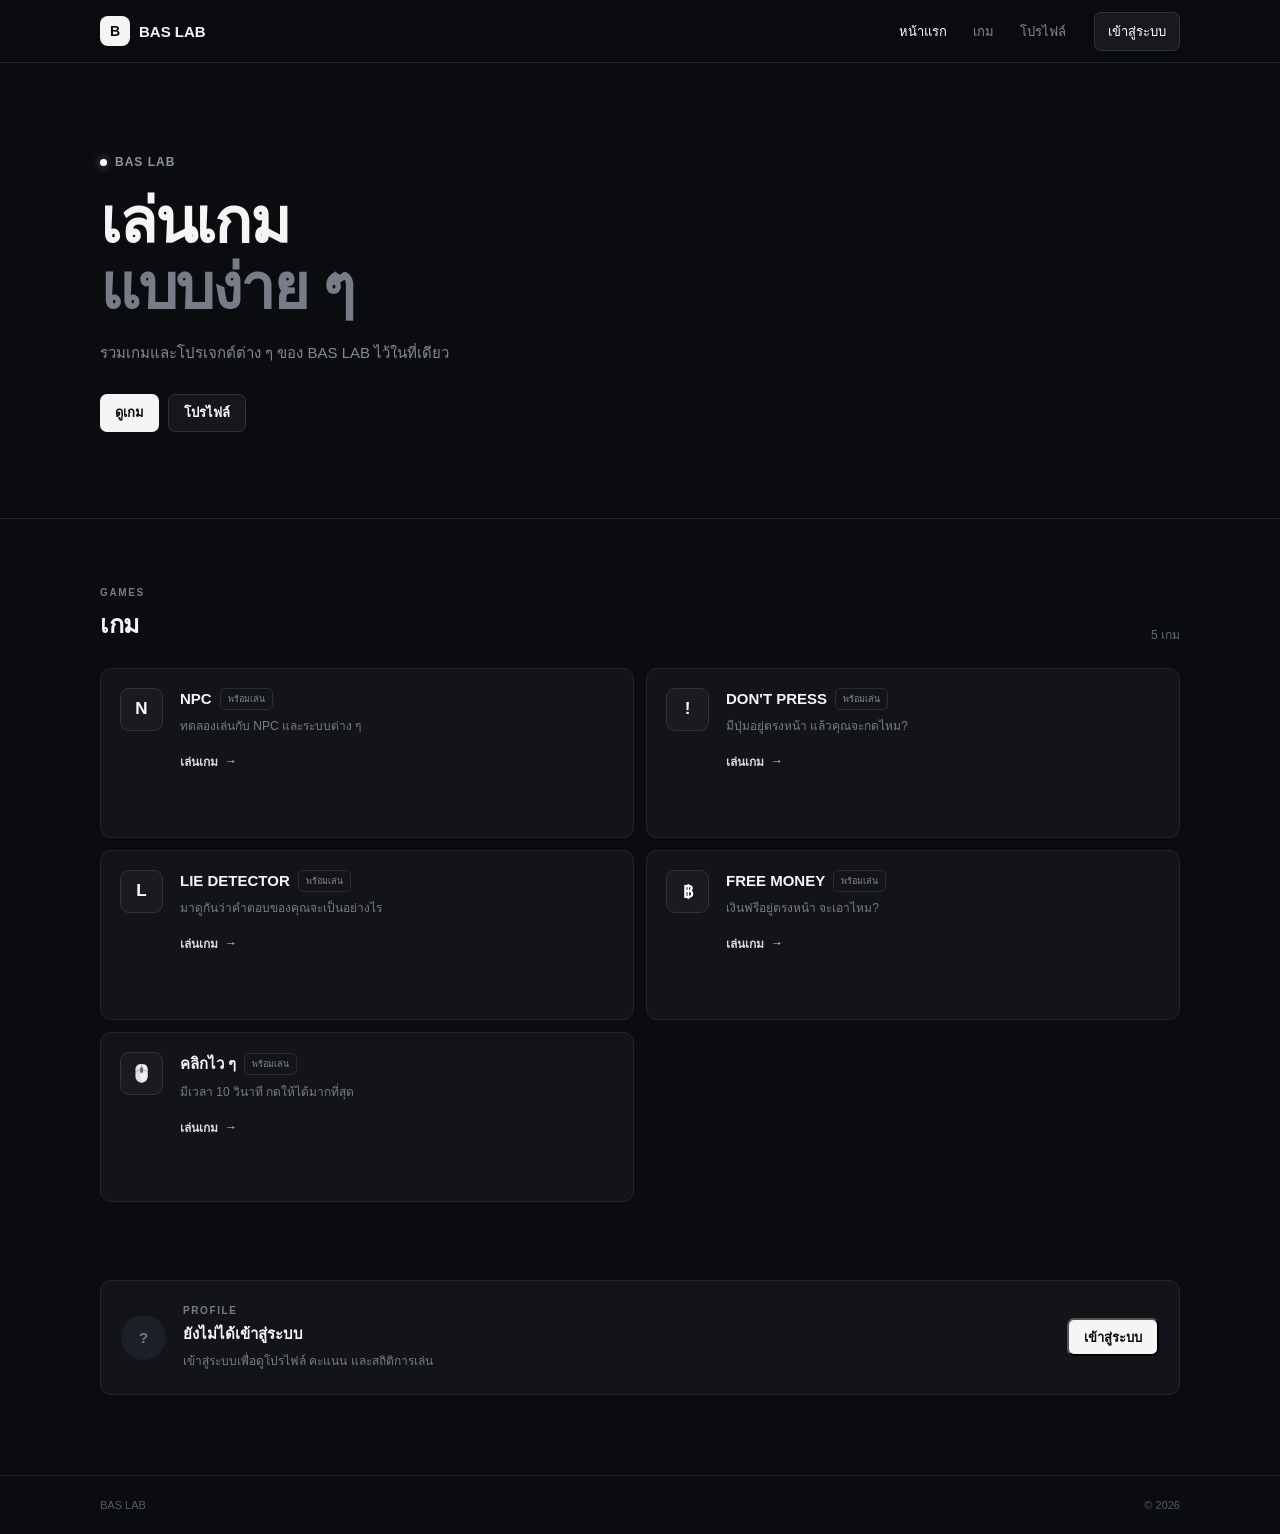
<file: web/index.html>
<!DOCTYPE html> 
<html lang="th"> 
<head> 
    <meta charset="UTF-8"> 
    <meta name="viewport" content="width=device-width, initial-scale=1.0"> 

    <title>BAS LAB</title> 

    <link rel="stylesheet" href="css/style.css"> 
</head> 

<body> 

    <header class="header"> 
        <div class="container header-inner"> 

            <a href="#home" class="brand"> 
                <span class="brand-mark">B</span> 
                <span>BAS LAB</span> 
            </a> 

            <nav class="nav"> 
                <a href="#home" class="active">หน้าแรก</a> 
                <a href="#games">เกม</a> 
                <a href="#profile">โปรไฟล์</a> 
            </nav> 

            <button class="login-btn" id="loginBtn"> 
                เข้าสู่ระบบ 
            </button> 

        </div> 
    </header> 


    <main> 

        <!-- HERO --> 
        <section class="hero" id="home"> 
            <div class="container"> 

                <div class="hero-content"> 

                    <div class="eyebrow"> 
                        <span class="status-dot"></span> 
                        BAS LAB 
                    </div> 

                    <h1> 
                        เล่นเกม<br> 
                        <span>แบบง่าย ๆ</span> 
                    </h1> 

                    <p> 
                        รวมเกมและโปรเจกต์ต่าง ๆ ของ BAS LAB 
                        ไว้ในที่เดียว 
                    </p> 

                    <div class="hero-actions"> 
                        <a href="#games" class="btn btn-primary"> 
                            ดูเกม 
                        </a> 

                        <a href="#profile" class="btn btn-secondary"> 
                            โปรไฟล์ 
                        </a> 
                    </div> 

                </div> 

            </div> 
        </section> 


        <!-- GAMES --> 
        <section class="section" id="games"> 
            <div class="container"> 

                <div class="section-top"> 

                    <div> 
                        <div class="section-label">GAMES</div> 
                        <h2>เกม</h2> 
                    </div> 

                    <span class="game-count">5 เกม</span> 

                </div> 


                <div class="game-grid"> 

                    <article class="game-card"> 
                        <div class="game-icon">N</div> 

                        <div class="game-info"> 
                            <div class="game-title-row"> 
                                <h3>NPC</h3> 
                                <span class="badge">พร้อมเล่น</span> 
                            </div> 

                            <p>ทดลองเล่นกับ NPC และระบบต่าง ๆ</p> 

                            <button class="play-btn" data-game="npc"> 
                                เล่นเกม 
                                <span>→</span> 
                            </button> 
                        </div> 
                    </article> 


                    <article class="game-card"> 
                        <div class="game-icon">!</div> 

                        <div class="game-info"> 
                            <div class="game-title-row"> 
                                <h3>DON'T PRESS</h3> 
                                <span class="badge">พร้อมเล่น</span> 
                            </div> 

                            <p>มีปุ่มอยู่ตรงหน้า แล้วคุณจะกดไหม?</p> 

                            <button class="play-btn" data-game="dont-press"> 
                                เล่นเกม 
                                <span>→</span> 
                            </button> 
                        </div> 
                    </article> 


                    <article class="game-card"> 
                        <div class="game-icon">L</div> 

                        <div class="game-info"> 
                            <div class="game-title-row"> 
                                <h3>LIE DETECTOR</h3> 
                                <span class="badge">พร้อมเล่น</span> 
                            </div> 

                            <p>มาดูกันว่าคำตอบของคุณจะเป็นอย่างไร</p> 

                            <button class="play-btn" data-game="lie-detector"> 
                                เล่นเกม 
                                <span>→</span> 
                            </button> 
                        </div> 
                    </article> 


                    <article class="game-card"> 
                        <div class="game-icon">฿</div> 

                        <div class="game-info"> 
                            <div class="game-title-row"> 
                                <h3>FREE MONEY</h3> 
                                <span class="badge">พร้อมเล่น</span> 
                            </div> 

                            <p>เงินฟรีอยู่ตรงหน้า จะเอาไหม?</p> 

                            <button class="play-btn" data-game="free-money"> 
                                เล่นเกม 
                                <span>→</span> 
                            </button> 
                        </div> 
                    </article> 


                    <!-- CLICK SPEED --> 
                    <article class="game-card"> 
                        <div class="game-icon">🖱️</div> 

                        <div class="game-info"> 
                            <div class="game-title-row"> 
                                <h3>คลิกไว ๆ</h3> 
                                <span class="badge">พร้อมเล่น</span> 
                            </div> 

                            <p>มีเวลา 10 วินาที กดให้ได้มากที่สุด</p> 

                            <button class="play-btn" data-game="click"> 
                                เล่นเกม 
                                <span>→</span> 
                            </button> 
                        </div> 
                    </article> 

                </div> 

            </div> 
        </section> 


        <!-- PROFILE --> 
        <section class="section profile-section" id="profile"> 
            <div class="container"> 

                <div class="profile-card"> 

                    <div class="profile-avatar" id="profileAvatar"> 
                         ? 
                    </div> 

                    <div class="profile-content"> 
                        <div class="section-label">PROFILE</div> 

                        <h2 id="profileUsername">ยังไม่ได้เข้าสู่ระบบ</h2> 

                        <p id="profileDescription"> 
                        เข้าสู่ระบบเพื่อดูโปรไฟล์ คะแนน และสถิติการเล่น 
                        </p> 
                    </div> 

                    <button class="btn btn-primary" id="profileLoginBtn"> 
                        เข้าสู่ระบบ 
                    </button> 

                </div> 

            </div> 
        </section> 

    </main> 


    <footer class="footer"> 
        <div class="container footer-inner"> 
            <span>BAS LAB</span> 
            <span>© 2026</span> 
        </div> 
    </footer> 



    <!-- PROFILE MODAL --> 
    <div class="profile-modal" id="profileModal" aria-hidden="true"> 
        <div class="profile-backdrop" id="profileBackdrop"></div> 

        <div class="profile-modal-card" role="dialog" aria-modal="true" aria-labelledby="modalProfileUsername"> 
            <div class="profile-modal-header"> 
                <div> 
                    <div class="profile-modal-label">USER PROFILE</div> 
                    <h2 id="modalProfileUsername">-</h2> 
                </div> 

                <button type="button" class="profile-close" id="profileCloseBtn" aria-label="ปิด">×</button> 
            </div> 

            <div id="profileLoading" class="profile-loading">กำลังโหลดข้อมูล...</div> 
            <div id="profileError" class="profile-error">ไม่พบข้อมูลผู้ใช้นี้</div> 
            <div id="profileFields" class="profile-fields"></div> 
        </div> 
    </div> 

    <script src="js/app.js"></script> 

</body> 
</html>
</file>
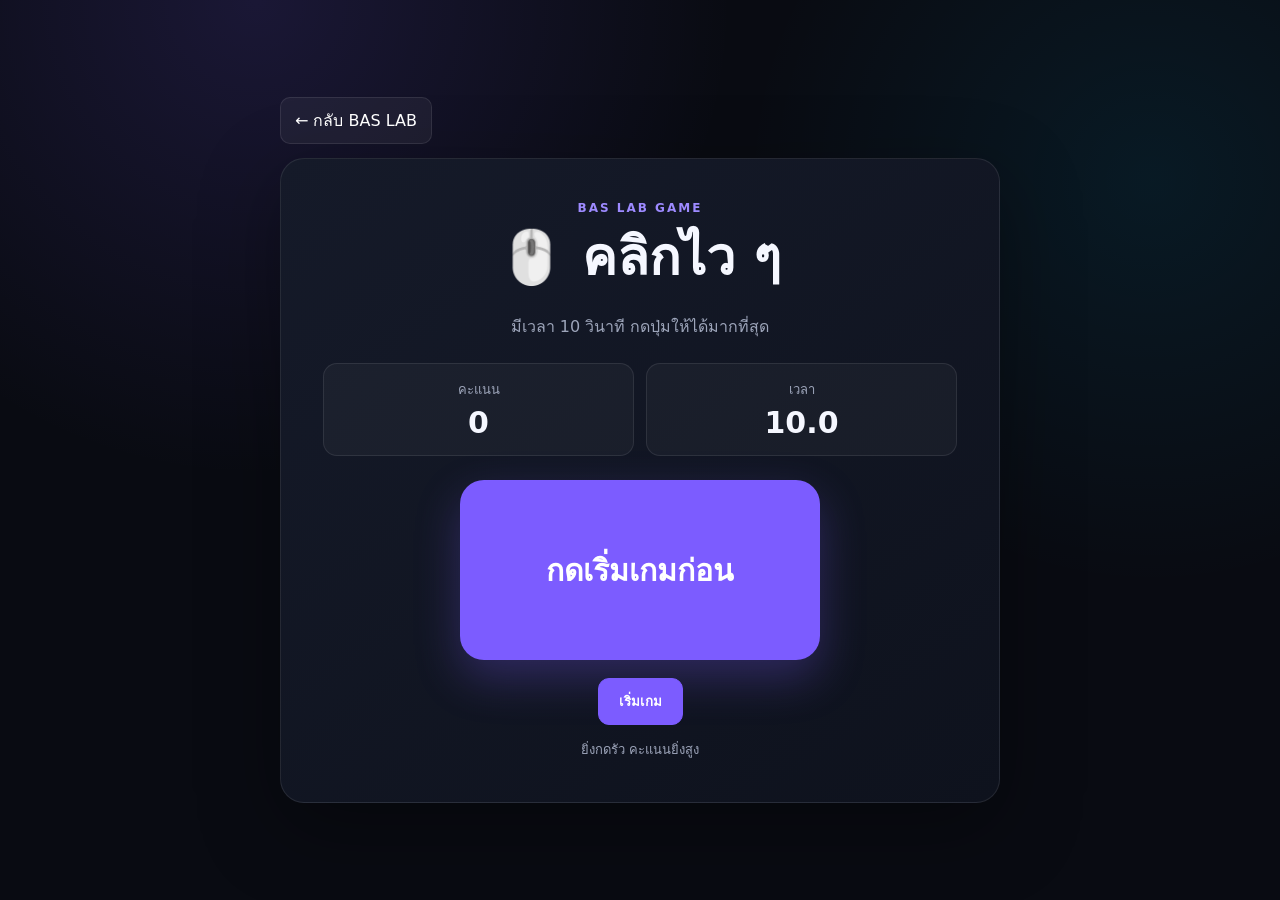
<file: games/click-speed/index.html>
<!doctype html>
<html lang="th">
<head>
  <meta charset="utf-8">
  <meta name="viewport" content="width=device-width,initial-scale=1">
  <title>คลิกไว ๆ — BAS LAB</title>
  <style>
    :root{
      --bg:#090b12;--panel:#111521;--text:#f5f7ff;--muted:#9da5ba;
      --line:rgba(255,255,255,.09);--accent:#7c5cff;--green:#35d39a;
    }
    *{box-sizing:border-box}
    body{
      margin:0;min-height:100vh;background:
      radial-gradient(circle at 20% 0%,rgba(124,92,255,.15),transparent 35%),
      radial-gradient(circle at 90% 20%,rgba(0,200,255,.08),transparent 30%),var(--bg);
      color:var(--text);font-family:Inter,system-ui,-apple-system,"Segoe UI",sans-serif;
      display:grid;place-items:center;padding:20px
    }
    .wrap{width:min(720px,100%)}
    .back{
      display:inline-block;margin-bottom:14px;padding:10px 14px;border:1px solid var(--line);
      border-radius:10px;color:#fff;text-decoration:none;background:rgba(255,255,255,.05)
    }
    .box{
      padding:clamp(22px,5vw,42px);border:1px solid var(--line);border-radius:24px;
      background:linear-gradient(145deg,#151a29,#0e121d);
      box-shadow:0 25px 80px rgba(0,0,0,.35);text-align:center
    }
    h1{margin:0 0 8px;font-size:clamp(30px,7vw,52px)}
    p{color:var(--muted)}
    .hud{display:grid;grid-template-columns:1fr 1fr;gap:12px;margin:24px 0}
    .stat{padding:15px;border:1px solid var(--line);border-radius:14px;background:rgba(255,255,255,.035)}
    .label{display:block;color:var(--muted);font-size:13px;margin-bottom:5px}
    .value{font-size:30px;font-weight:900}
    #clickBtn{
      width:min(360px,90vw);height:180px;border:0;border-radius:24px;
      color:#fff;background:var(--accent);font-size:30px;font-weight:900;
      cursor:pointer;box-shadow:0 18px 45px rgba(124,92,255,.28);
      user-select:none;-webkit-tap-highlight-color:transparent
    }
    #clickBtn:active{transform:scale(.97)}
    #startBtn,.secondary{
      margin-top:18px;padding:12px 20px;border:1px solid var(--line);border-radius:11px;
      color:#fff;background:rgba(255,255,255,.06);font-weight:800;cursor:pointer
    }
    #startBtn{background:var(--accent);border-color:var(--accent)}
    #result{margin-top:20px;padding:18px;border-radius:15px;background:rgba(53,211,154,.08);border:1px solid rgba(53,211,154,.2)}
    .hidden{display:none!important}
    .hint{font-size:13px;color:var(--muted);margin-top:14px}
    @media(max-width:500px){.hud{grid-template-columns:1fr}.value{font-size:26px}#clickBtn{height:150px}}
  </style>
</head>
<body>
  <main class="wrap">
    <a class="back" href="../../index.html">← กลับ BAS LAB</a>
    <section class="box">
      <div style="letter-spacing:2px;font-size:12px;font-weight:900;color:#9d8aff">BAS LAB GAME</div>
      <h1>🖱️ คลิกไว ๆ</h1>
      <p>มีเวลา 10 วินาที กดปุ่มให้ได้มากที่สุด</p>
      <div class="hud">
        <div class="stat"><span class="label">คะแนน</span><span id="score" class="value">0</span></div>
        <div class="stat"><span class="label">เวลา</span><span id="time" class="value">10.0</span></div>
      </div>
      <button id="clickBtn" disabled>กดเริ่มเกมก่อน</button>
      <br>
      <button id="startBtn">เริ่มเกม</button>
      <div id="result" class="hidden"></div>
      <div class="hint">ยิ่งกดรัว คะแนนยิ่งสูง</div>
    </section>
  </main>
  <script src="script.js"></script>
</body>
</html>
</file>
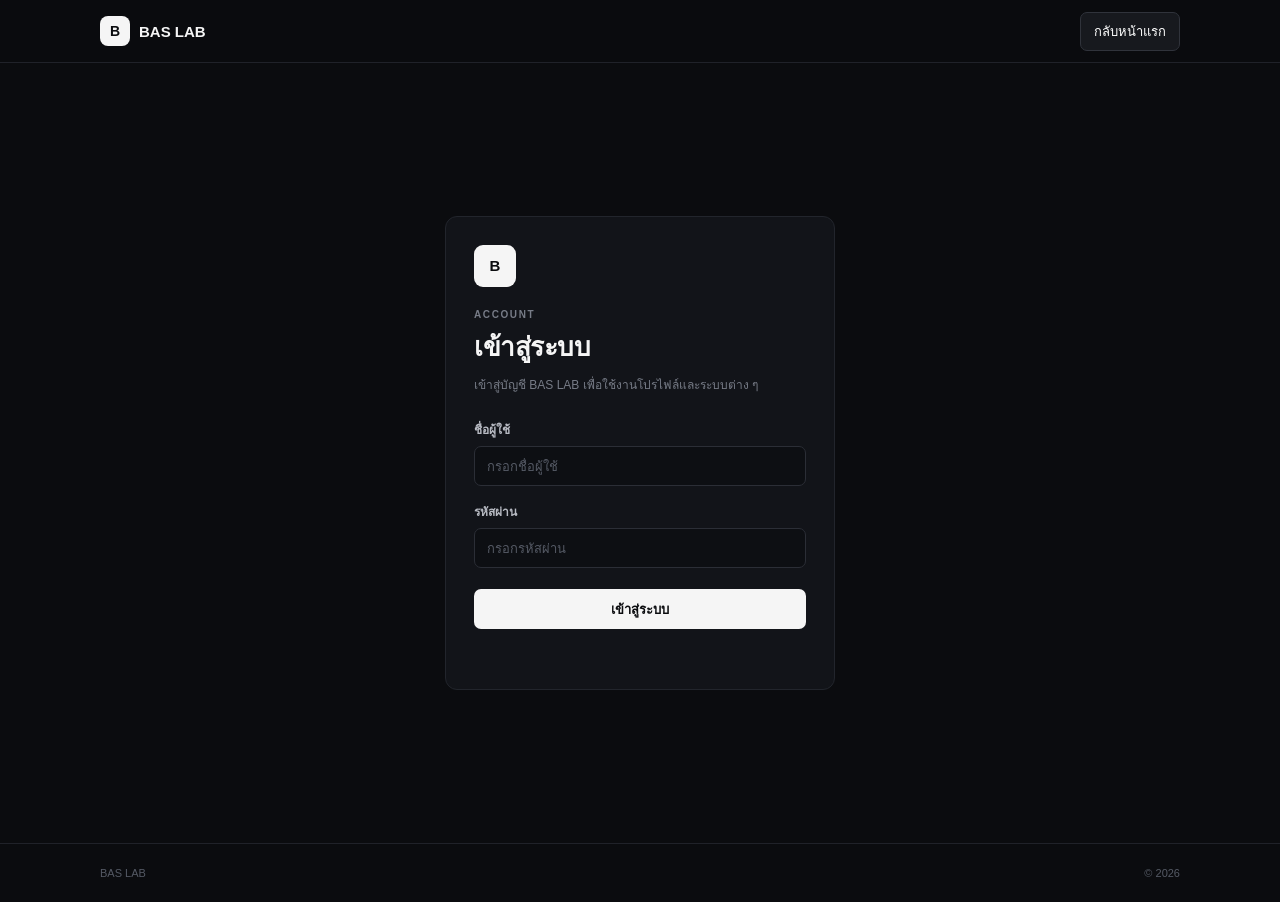
<file: web/login.html>
<!DOCTYPE html>
<html lang="th">
<head>
    <meta charset="UTF-8">
    <meta name="viewport" content="width=device-width, initial-scale=1.0">

    <title>เข้าสู่ระบบ | BAS LAB</title>

    <link rel="stylesheet" href="css/style.css">
</head>

<body>

    <header class="header">
        <div class="container header-inner">

            <a href="index.html" class="brand">
                <span class="brand-mark">B</span>
                <span>BAS LAB</span>
            </a>

            <a href="index.html" class="login-btn">
                กลับหน้าแรก
            </a>

        </div>
    </header>


    <main class="auth-page">

        <div class="auth-card">

            <div class="auth-icon">
                B
            </div>

            <div class="section-label">
                ACCOUNT
            </div>

            <h1>เข้าสู่ระบบ</h1>

            <p class="auth-description">
                เข้าสู่บัญชี BAS LAB เพื่อใช้งานโปรไฟล์และระบบต่าง ๆ
            </p>


            <form id="loginForm">

                <div class="form-group">
                    <label for="username">
                        ชื่อผู้ใช้
                    </label>

                    <input
                        id="username"
                        name="username"
                        type="text"
                        autocomplete="username"
                        placeholder="กรอกชื่อผู้ใช้"
                        required
                    >
                </div>


                <div class="form-group">
                    <label for="password">
                        รหัสผ่าน
                    </label>

                    <input
                        id="password"
                        name="password"
                        type="password"
                        autocomplete="current-password"
                        placeholder="กรอกรหัสผ่าน"
                        required
                    >
                </div>


                <button
                    type="submit"
                    class="auth-submit"
                >
                    เข้าสู่ระบบ
                </button>

            </form>


            <div id="loginMessage" class="login-message"></div>

        </div>

    </main>


    <footer class="footer">
        <div class="container footer-inner">
            <span>BAS LAB</span>
            <span>© 2026</span>
        </div>
    </footer>


    <script src="js/auth.js"></script>

</body>
</html>
</file>
<file: web/css/style.css>
* {
    box-sizing: border-box;
}

html {
    scroll-behavior: smooth;
}

body {
    margin: 0;
    background: #0b0c0f;
    color: #f5f5f5;

    font-family:
        Inter,
        "Segoe UI",
        Arial,
        sans-serif;

    font-size: 15px;
}

a {
    color: inherit;
    text-decoration: none;
}

button {
    font: inherit;
}

.container {
    width: min(1080px, calc(100% - 32px));
    margin: 0 auto;
}


/* =========================
   HEADER
========================= */

.header {
    position: sticky;
    top: 0;
    z-index: 100;

    background: rgba(11, 12, 15, 0.88);
    border-bottom: 1px solid #202229;

    backdrop-filter: blur(14px);
}

.header-inner {
    height: 62px;

    display: flex;
    align-items: center;
    justify-content: space-between;
}

.brand {
    display: flex;
    align-items: center;
    gap: 9px;

    font-size: 15px;
    font-weight: 700;
}

.brand-mark {
    width: 30px;
    height: 30px;

    display: grid;
    place-items: center;

    border-radius: 8px;

    background: #f5f5f5;
    color: #0b0c0f;

    font-size: 14px;
    font-weight: 800;
}

.nav {
    display: flex;
    align-items: center;
    gap: 26px;

    margin-left: auto;
    margin-right: 28px;
}

.nav a {
    color: #858994;
    font-size: 13px;
    transition: color 0.2s;
}

.nav a:hover,
.nav a.active {
    color: #ffffff;
}

.login-btn {
    border: 1px solid #30333b;
    border-radius: 7px;

    padding: 8px 13px;

    background: #17191e;
    color: #ffffff;

    font-size: 13px;
    cursor: pointer;

    transition:
        background 0.2s,
        border-color 0.2s;
}

.login-btn:hover {
    background: #20232a;
    border-color: #454954;
}


/* =========================
   HERO
========================= */

.hero {
    padding: 92px 0 86px;

    border-bottom: 1px solid #202229;
}

.hero-content {
    max-width: 650px;
}

.eyebrow {
    display: flex;
    align-items: center;
    gap: 8px;

    margin-bottom: 20px;

    color: #90949e;

    font-size: 12px;
    font-weight: 600;
    letter-spacing: 1px;
    text-transform: uppercase;
}

.status-dot {
    width: 7px;
    height: 7px;

    border-radius: 50%;
    background: #ffffff;

    box-shadow: 0 0 10px rgba(255, 255, 255, 0.45);
}

.hero h1 {
    margin: 0;

    font-size: clamp(42px, 6vw, 62px);
    line-height: 1.06;
    letter-spacing: -2px;
}

.hero h1 span {
    color: #777c87;
}

.hero p {
    max-width: 480px;

    margin: 20px 0 0;

    color: #858994;

    font-size: 15px;
    line-height: 1.7;
}

.hero-actions {
    display: flex;
    gap: 9px;

    margin-top: 28px;
}


/* =========================
   BUTTONS
========================= */

.btn {
    min-height: 38px;

    display: inline-flex;
    align-items: center;
    justify-content: center;

    padding: 0 15px;

    border-radius: 7px;

    font-size: 13px;
    font-weight: 600;

    cursor: pointer;
}

.btn-primary {
    background: #f5f5f5;
    color: #0b0c0f;
}

.btn-secondary {
    border: 1px solid #30333b;
    background: #15171b;
    color: #ffffff;
}


/* =========================
   SECTIONS
========================= */

.section {
    padding: 68px 0;
}

.section-top {
    display: flex;
    align-items: flex-end;
    justify-content: space-between;

    margin-bottom: 24px;
}

.section-label {
    margin-bottom: 6px;

    color: #777c87;

    font-size: 10px;
    font-weight: 700;
    letter-spacing: 1.6px;
}

.section-top h2 {
    margin: 0;

    font-size: 25px;
    letter-spacing: -0.5px;
}

.game-count {
    color: #666b76;
    font-size: 12px;
}


/* =========================
   GAME GRID
========================= */

.game-grid {
    display: grid;

    grid-template-columns: repeat(2, minmax(0, 1fr));

    gap: 12px;
}

.game-card {
    min-height: 170px;

    display: flex;
    gap: 17px;

    padding: 19px;

    border: 1px solid #22252c;
    border-radius: 11px;

    background: #121419;

    transition:
        transform 0.2s,
        border-color 0.2s,
        background 0.2s;
}

.game-card:hover {
    transform: translateY(-2px);

    border-color: #353943;
    background: #15171c;
}

.game-icon {
    width: 43px;
    height: 43px;

    flex: 0 0 43px;

    display: grid;
    place-items: center;

    border: 1px solid #30333b;
    border-radius: 9px;

    background: #191b21;

    color: #ffffff;

    font-size: 17px;
    font-weight: 700;
}

.game-info {
    min-width: 0;
    flex: 1;
}

.game-title-row {
    display: flex;
    align-items: center;
    gap: 8px;

    margin-bottom: 7px;
}

.game-title-row h3 {
    margin: 0;

    font-size: 15px;
    font-weight: 700;
}

.badge {
    padding: 3px 7px;

    border: 1px solid #292c33;
    border-radius: 5px;

    color: #858994;

    font-size: 9px;
}

.game-info p {
    margin: 0;

    color: #777c87;

    font-size: 12px;
    line-height: 1.55;
}

.play-btn {
    display: flex;
    align-items: center;
    gap: 7px;

    margin-top: 16px;

    padding: 0;

    border: 0;
    background: transparent;

    color: #d8dae0;

    font-size: 12px;
    font-weight: 600;

    cursor: pointer;
}

.play-btn span {
    transition: transform 0.2s;
}

.play-btn:hover span {
    transform: translateX(3px);
}


/* =========================
   PROFILE
========================= */

.profile-section {
    padding-top: 10px;
    padding-bottom: 80px;
}

.profile-card {
    min-height: 115px;

    display: flex;
    align-items: center;
    gap: 17px;

    padding: 20px;

    border: 1px solid #22252c;
    border-radius: 11px;

    background: #121419;
}

.profile-avatar {
    width: 45px;
    height: 45px;

    flex: 0 0 45px;

    display: grid;
    place-items: center;

    border-radius: 50%;

    background: #1c1f25;
    color: #777c87;

    font-weight: 700;
}

.profile-content {
    flex: 1;
}

.profile-content h2 {
    margin: 0 0 5px;

    font-size: 15px;
}

.profile-content p {
    margin: 0;

    color: #777c87;

    font-size: 12px;
}


/* =========================
   FOOTER
========================= */

.footer {
    border-top: 1px solid #202229;
}

.footer-inner {
    height: 58px;

    display: flex;
    align-items: center;
    justify-content: space-between;

    color: #555a65;

    font-size: 11px;
}


/* =========================
   MOBILE
========================= */

@media (max-width: 700px) {

    .container {
        width: min(100% - 24px, 1080px);
    }

    .nav {
        display: none;
    }

    .header-inner {
        height: 58px;
    }

    .hero {
        padding: 70px 0 65px;
    }

    .hero h1 {
        font-size: 43px;
        letter-spacing: -1.5px;
    }

    .section {
        padding: 55px 0;
    }

    .game-grid {
        grid-template-columns: 1fr;
    }

    .profile-card {
        align-items: flex-start;
        flex-wrap: wrap;
    }

    .profile-content {
        min-width: calc(100% - 65px);
    }

    .profile-card .btn {
        width: 100%;
    }
}

/* =========================
   AUTH
========================= */

.auth-page {
    min-height: calc(100vh - 120px);

    display: flex;
    align-items: center;
    justify-content: center;

    padding: 60px 16px;
}

.auth-card {
    width: min(100%, 390px);

    padding: 28px;

    border: 1px solid #22252c;
    border-radius: 12px;

    background: #121419;
}

.auth-icon {
    width: 42px;
    height: 42px;

    display: grid;
    place-items: center;

    margin-bottom: 22px;

    border-radius: 9px;

    background: #f5f5f5;
    color: #0b0c0f;

    font-weight: 800;
}

.auth-card h1 {
    margin: 0;

    font-size: 26px;
    letter-spacing: -0.5px;
}

.auth-description {
    margin: 9px 0 25px;

    color: #777c87;

    font-size: 12px;
    line-height: 1.6;
}

.form-group {
    margin-bottom: 16px;
}

.form-group label {
    display: block;

    margin-bottom: 7px;

    color: #b7bac2;

    font-size: 12px;
    font-weight: 600;
}

.form-group input {
    width: 100%;
    height: 40px;

    padding: 0 12px;

    border: 1px solid #2b2e36;
    border-radius: 7px;

    outline: none;

    background: #0d0f13;
    color: #ffffff;

    font-size: 13px;

    transition:
        border-color 0.2s,
        background 0.2s;
}

.form-group input::placeholder {
    color: #555a65;
}

.form-group input:focus {
    border-color: #555a65;
    background: #101218;
}

.auth-submit {
    width: 100%;
    height: 40px;

    margin-top: 5px;

    border: 0;
    border-radius: 7px;

    background: #f5f5f5;
    color: #0b0c0f;

    font-size: 13px;
    font-weight: 700;

    cursor: pointer;
}

.auth-submit:hover {
    background: #dddddd;
}

.login-message {
    min-height: 18px;

    margin-top: 14px;

    color: #858994;

    font-size: 12px;
    text-align: center;
}

/* =========================
   PROFILE MODAL
========================= */
.profile-modal {
    position: fixed;
    inset: 0;
    z-index: 9999;
    display: none;
    align-items: center;
    justify-content: center;
    padding: 20px;
}

.profile-modal.show {
    display: flex;
}

.profile-backdrop {
    position: absolute;
    inset: 0;
    background: rgba(0, 0, 0, 0.72);
    backdrop-filter: blur(8px);
}

.profile-modal-card {
    position: relative;
    width: min(560px, 100%);
    max-height: 85vh;
    overflow-y: auto;
    padding: 22px;
    border: 1px solid #292c33;
    border-radius: 14px;
    background: #121419;
    box-shadow: 0 25px 80px rgba(0, 0, 0, 0.55);
    animation: profileModalIn 0.18s ease;
}

@keyframes profileModalIn {
    from { opacity: 0; transform: translateY(12px) scale(0.98); }
    to { opacity: 1; transform: translateY(0) scale(1); }
}

.profile-modal-header {
    display: flex;
    align-items: flex-start;
    justify-content: space-between;
    gap: 20px;
    padding-bottom: 18px;
    margin-bottom: 18px;
    border-bottom: 1px solid #22252c;
}

.profile-modal-label {
    margin-bottom: 5px;
    color: #777c87;
    font-size: 10px;
    font-weight: 700;
    letter-spacing: 1.5px;
}

.profile-modal-header h2 {
    margin: 0;
    color: #fff;
    font-size: 22px;
    word-break: break-word;
}

.profile-close {
    width: 34px;
    height: 34px;
    flex: 0 0 34px;
    display: grid;
    place-items: center;
    border: 1px solid #30333b;
    border-radius: 7px;
    background: #17191e;
    color: #fff;
    font-size: 23px;
    line-height: 1;
    cursor: pointer;
    transition: 0.2s;
}

.profile-close:hover {
    background: #20232a;
    border-color: #454954;
}

.profile-loading {
    padding: 40px 10px;
    color: #777c87;
    font-size: 13px;
    text-align: center;
}

.profile-error {
    display: none;
    padding: 30px 10px;
    color: #777c87;
    font-size: 13px;
    text-align: center;
}

.profile-fields {
    display: flex;
    flex-direction: column;
    gap: 9px;
}

.profile-field {
    display: flex;
    align-items: center;
    justify-content: space-between;
    gap: 20px;
    padding: 13px 15px;
    border: 1px solid #22252c;
    border-radius: 9px;
    background: #0f1115;
}

.profile-field-name {
    color: #777c87;
    font-size: 12px;
    word-break: break-word;
}

.profile-field-value {
    color: #eee;
    font-size: 13px;
    font-weight: 600;
    text-align: right;
    word-break: break-word;
}

.user-profile-clickable {
    cursor: pointer;
    transition: color 0.2s;
}

.user-profile-clickable:hover {
    color: #fff;
}

@media (max-width: 600px) {
    .profile-modal { padding: 12px; }
    .profile-modal-card { max-height: 90vh; padding: 17px; }
    .profile-field { align-items: flex-start; flex-direction: column; gap: 5px; }
    .profile-field-value { text-align: left; }
}
</file>
